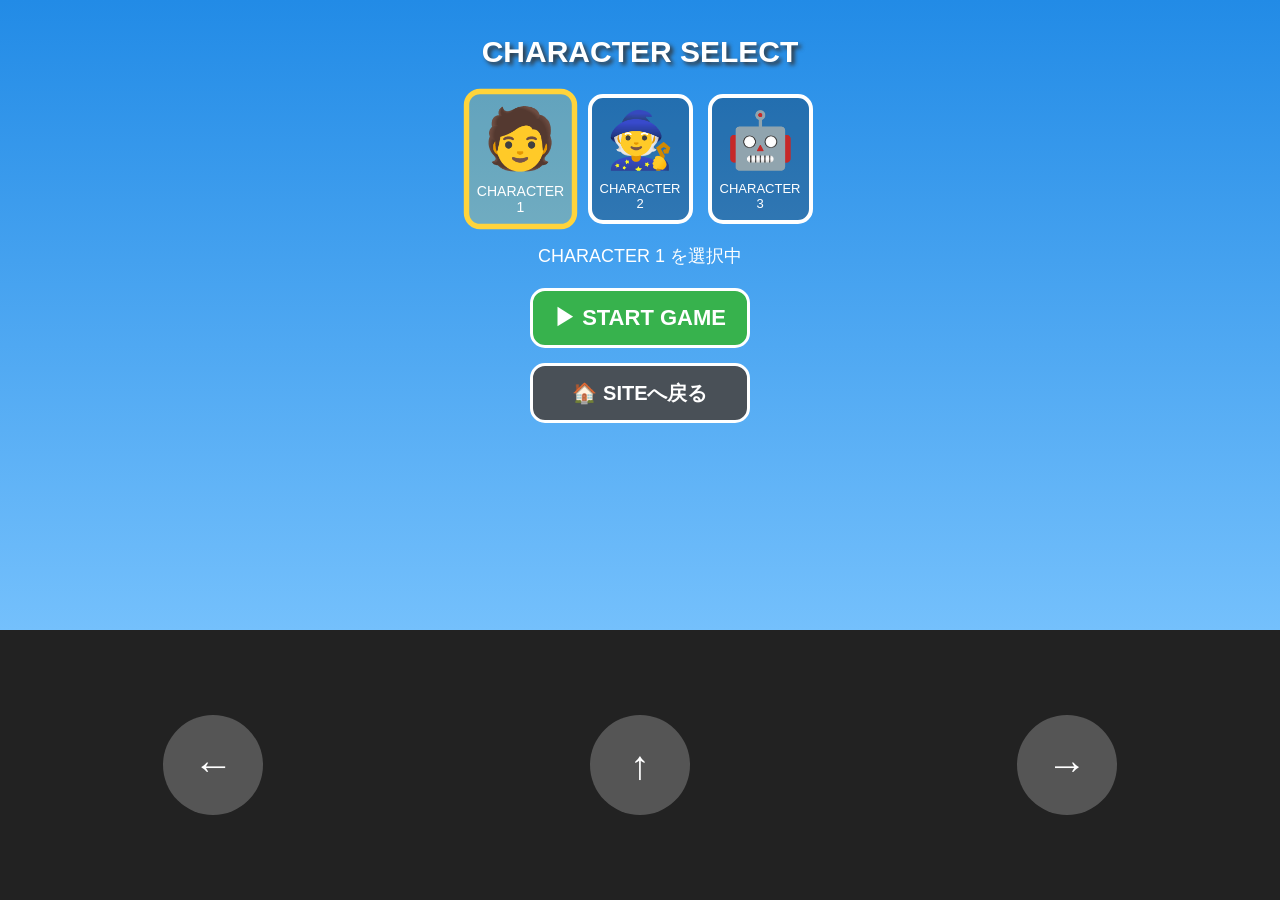
<file: game.html>
<!DOCTYPE html>
<html lang="ja">

<head>

<meta charset="UTF-8">

<meta
  name="viewport"
  content="width=device-width, initial-scale=1.0, user-scalable=no"
>

<title>2D Action Game</title>

<style>

/* =========================
   基本
========================= */

* {
  box-sizing: border-box;
  touch-action: none;
}

body {

  margin: 0;

  background: #111;

  overflow: hidden;

  font-family: sans-serif;

}


/* =========================
   ゲーム画面
========================= */

#game {

  display: block;

  width: 100vw;

  height: 70vh;

}


/* =========================
   情報
========================= */

#info {

  position: absolute;

  top: 10px;

  left: 10px;

  color: white;

  font-size: 18px;

  font-weight: bold;

  z-index: 10;

  text-shadow:
    2px 2px 3px #000;

}


/* =========================
   操作ボタン
========================= */

#controls {

  height: 30vh;

  background: #222;

  display: flex;

  justify-content: space-around;

  align-items: center;

}


#controls button {

  width: 100px;

  height: 100px;

  border: none;

  border-radius: 50%;

  background: #555;

  color: white;

  font-size: 40px;

}


#jump {

  background: #e03131;

}


/* =========================
   キャラクター選択画面
========================= */

#characterScreen {

  position: fixed;

  top: 0;

  left: 0;

  width: 100vw;

  height: 70vh;

  background:
    linear-gradient(
      #228be6,
      #74c0fc
    );

  z-index: 100;

  text-align: center;

  padding-top: 25px;

  color: white;

  overflow-y: auto;

}


#characterScreen h1 {

  font-size: 30px;

  margin: 10px 0 25px;

  text-shadow:
    3px 3px 4px #333;

}


.characters {

  display: flex;

  justify-content: center;

  gap: 15px;

  flex-wrap: wrap;

}


.character {

  width: 105px;

  height: 130px;

  border: 4px solid white;

  border-radius: 15px;

  background:
    rgba(0,0,0,0.25);

  color: white;

  font-size: 55px;

  cursor: pointer;

  transition: 0.15s;

}


.character span {

  display: block;

  font-size: 13px;

  margin-top: 8px;

}


.character.selected {

  border:
    5px solid #ffd43b;

  transform:
    scale(1.08);

  background:
    rgba(255,212,59,0.25);

}


#selectedCharacter {

  font-size: 18px;

  margin: 20px 0;

}


/* =========================
   スタートボタン
========================= */

#startButton {

  width: 220px;

  height: 60px;

  border-radius: 15px;

  background: #37b24d;

  color: white;

  font-size: 22px;

  font-weight: bold;

  border: 3px solid white;

  display: block;

  margin: 0 auto;

}


/* =========================
   SITEへ戻る
========================= */

#siteButton {

  width: 220px;

  height: 60px;

  border-radius: 15px;

  background: #495057;

  color: white;

  border: 3px solid white;

  font-size: 20px;

  font-weight: bold;

  margin-top: 15px;

}


/* =========================
   GAME OVER画面
========================= */

#gameOverScreen {

  display: none;

  position: fixed;

  top: 0;

  left: 0;

  width: 100vw;

  height: 70vh;

  background:
    rgba(0,0,0,0.85);

  z-index: 200;

  color: white;

  text-align: center;

  padding-top: 65px;

}


#gameOverScreen h1 {

  color: #ff6b6b;

  font-size: 48px;

  margin-bottom: 15px;

}


#gameOverScreen p {

  font-size: 21px;

}


#retryButton {

  width: 230px;

  height: 65px;

  border-radius: 15px;

  background: #e03131;

  color: white;

  border: 3px solid white;

  font-size: 22px;

  font-weight: bold;

  margin-top: 15px;

}


#gameOverTitleButton {

  width: 230px;

  height: 65px;

  border-radius: 15px;

  background: #228be6;

  color: white;

  border: 3px solid white;

  font-size: 22px;

  font-weight: bold;

  margin-top: 12px;

}


/* =========================
   CLEAR画面
========================= */

#clearScreen {

  display: none;

  position: fixed;

  top: 0;

  left: 0;

  width: 100vw;

  height: 70vh;

  background:
    rgba(0,0,0,0.85);

  z-index: 150;

  color: white;

  text-align: center;

  padding-top: 70px;

}


#clearScreen h1 {

  color: #ffd43b;

  font-size: 48px;

}


#clearScreen p {

  font-size: 22px;

}


#titleButton {

  width: 230px;

  height: 65px;

  border-radius: 15px;

  background: #228be6;

  color: white;

  border: 3px solid white;

  font-size: 22px;

  font-weight: bold;

  margin-top: 25px;

}


/* =========================
   スマホ
========================= */

@media (max-width: 600px) {

  #characterScreen h1 {

    font-size: 24px;

  }

  .character {

    width: 90px;

    height: 110px;

    font-size: 45px;

  }

  .character span {

    font-size: 11px;

  }

  #gameOverScreen h1 {

    font-size: 38px;

  }

  #clearScreen h1 {

    font-size: 38px;

  }

}

</style>

</head>


<body>


<!-- =========================
     キャラクター選択
========================= -->

<div id="characterScreen">

  <h1>
    CHARACTER SELECT
  </h1>


  <div class="characters">


    <button
      class="character selected"
      onclick="selectCharacter(1)"
    >

      🧑

      <span>
        CHARACTER 1
      </span>

    </button>


    <button
      class="character"
      onclick="selectCharacter(2)"
    >

      🧙

      <span>
        CHARACTER 2
      </span>

    </button>


    <button
      class="character"
      onclick="selectCharacter(3)"
    >

      🤖

      <span>
        CHARACTER 3
      </span>

    </button>


  </div>


  <p id="selectedCharacter">

    CHARACTER 1 を選択中

  </p>


  <button
    id="startButton"
    onclick="startGame()"
  >

    ▶ START GAME

  </button>


  <button
    id="siteButton"
    onclick="backToSite()"
  >

    🏠 SITEへ戻る

  </button>

</div>


<!-- =========================
     GAME OVER
========================= -->

<div id="gameOverScreen">

  <h1>
    GAME OVER
  </h1>


  <p>
    もう一度挑戦しますか？
  </p>


  <button
    id="retryButton"
    onclick="retryGame()"
  >

    🔄 RETRY

  </button>


  <br>


  <button
    id="gameOverTitleButton"
    onclick="backToTitle()"
  >

    🏠 TITLE

  </button>

</div>


<!-- =========================
     ALL CLEAR
========================= -->

<div id="clearScreen">

  <h1>
    🎉 ALL CLEAR!
  </h1>


  <p>
    STAGE 1 & 2 COMPLETE!
  </p>


  <button
    id="titleButton"
    onclick="backToTitle()"
  >

    🏠 TITLEへ戻る

  </button>

</div>


<!-- =========================
     情報
========================= -->

<div id="info"></div>


<!-- =========================
     ゲーム
========================= -->

<canvas id="game"></canvas>


<!-- =========================
     操作
========================= -->

<div id="controls">

  <button id="left">
    ←
  </button>


  <button id="jump">
    ↑
  </button>


  <button id="right">
    →
  </button>

</div>


<script>


// =========================
// 基本設定
// =========================

const canvas =
  document.getElementById("game");


const ctx =
  canvas.getContext("2d");


const gravity = 0.6;


// =========================
// ゲーム状態
// =========================

let stage = 1;

let hp = 3;

let coinCount = 0;

let gameOver = false;

let stageClear = false;

let finalClear = false;

let gameStarted = false;

let selectedCharacter = 1;


// =========================
// プレイヤー
// =========================

const player = {

  x: 150,

  y: 100,

  width: 40,

  height: 40,

  vx: 0,

  vy: 0,

  speed: 5,

  jumpPower: 12,

  grounded: false

};


// =========================
// カメラ
// =========================

let cameraX = 0;


// =========================
// ステージ
// =========================

const STAGE_WIDTH = 3000;

let platforms = [];


// =========================
// STAGE 1
// =========================

const stage1Platforms = [

  {
    x: 0,
    width: 500
  },

  {
    x: 650,
    width: 400
  },

  {
    x: 1150,
    width: 450
  },

  {
    x: 1750,
    width: 300
  },

  {
    x: 2200,
    width: 800
  }

];


// =========================
// STAGE 2
// =========================

const stage2Platforms = [

  {
    x: 0,
    width: 350
  },

  {
    x: 500,
    width: 300
  },

  {
    x: 950,
    width: 250
  },

  {
    x: 1400,
    width: 350
  },

  {
    x: 1950,
    width: 250
  },

  {
    x: 2400,
    width: 600
  }

];


// =========================
// 敵
// =========================

let enemies = [];


// 敵を作る
function createEnemy(
  x,
  platformIndex,
  speed
) {

  const platform =
    platforms[platformIndex];


  if (!platform) {

    return null;

  }


  const enemyWidth = 45;

  const enemyHeight = 45;


  return {

    x: x,

    y:
      platform.y -
      enemyHeight,

    width:
      enemyWidth,

    height:
      enemyHeight,

    vx:
      speed,

    minX:
      platform.x,

    maxX:
      platform.x +
      platform.width -
      enemyWidth,

    platformIndex:
      platformIndex

  };

}


// =========================
// コイン
// =========================

let coins = [];


// =========================
// コイン配置
// =========================

// 地面に置くコイン
const stage1GroundCoins = [

  { x: 250 },

  { x: 700 },

  { x: 850 },

  { x: 1250 },

  { x: 1450 },

  { x: 1850 },

  { x: 2300 },

  { x: 2700 }

];


// ジャンプして取るコイン
const stage1JumpCoins = [

  { x: 400 },

  { x: 800 },

  { x: 1350 },

  { x: 1500 },

  { x: 1850 },

  { x: 2450 },

  { x: 2800 }

];


// =========================
// STAGE 2
// =========================

// 地面コイン
const stage2GroundCoins = [

  { x: 150 },

  { x: 600 },

  { x: 1050 },

  { x: 1500 },

  { x: 1650 },

  { x: 2050 },

  { x: 2500 },

  { x: 2800 }

];


// ジャンプコイン
const stage2JumpCoins = [

  { x: 300 },

  { x: 600 },

  { x: 1100 },

  { x: 1550 },

  { x: 1750 },

  { x: 2050 },

  { x: 2600 },

  { x: 2900 }

];


// =========================
// ゴール
// =========================

const goal = {

  x:
    STAGE_WIDTH - 120,

  y: 0,

  width: 40,

  height: 90

};


// =========================
// 操作
// =========================

const keys = {

  left: false,

  right: false

};


// =========================
// 画面サイズ
// =========================

function resize() {

  canvas.width =
    window.innerWidth;


  canvas.height =
    window.innerHeight * 0.7;


  goal.y =
    canvas.height -
    50 -
    goal.height;

}


resize();


window.addEventListener(
  "resize",
  resize
);


// =========================
// 当たり判定
// =========================

function collision(a, b) {

  return (

    a.x <
      b.x + b.width &&

    a.x + a.width >
      b.x &&

    a.y <
      b.y + b.height &&

    a.y + a.height >
      b.y

  );

}


// =========================
// キャラクター選択
// =========================

function selectCharacter(
  number
) {

  selectedCharacter =
    number;


  const buttons =
    document.querySelectorAll(
      ".character"
    );


  buttons.forEach(
    button => {

      button.classList.remove(
        "selected"
      );

    }
  );


  buttons[
    number - 1
  ].classList.add(
    "selected"
  );


  document.getElementById(
    "selectedCharacter"
  ).textContent =

    "CHARACTER " +
    number +
    " を選択中";

}


// =========================
// ゲーム開始
// =========================

function startGame() {

  gameStarted = true;

  stage = 1;

  hp = 3;

  finalClear = false;

  gameOver = false;


  document.getElementById(
    "characterScreen"
  ).style.display =
    "none";


  document.getElementById(
    "gameOverScreen"
  ).style.display =
    "none";


  document.getElementById(
    "clearScreen"
  ).style.display =
    "none";


  loadStage();

}


// =========================
// RETRY
// =========================

function retryGame() {

  gameOver = false;

  stageClear = false;

  finalClear = false;

  hp = 3;


  document.getElementById(
    "gameOverScreen"
  ).style.display =
    "none";


  loadStage();

}


// =========================
// TITLEへ戻る
// =========================

function backToTitle() {

  gameStarted = false;

  stage = 1;

  hp = 3;

  coinCount = 0;

  gameOver = false;

  stageClear = false;

  finalClear = false;


  document.getElementById(
    "gameOverScreen"
  ).style.display =
    "none";


  document.getElementById(
    "clearScreen"
  ).style.display =
    "none";


  document.getElementById(
    "characterScreen"
  ).style.display =
    "block";


  document.getElementById(
    "info"
  ).textContent = "";

}


// =========================
// SITEへ戻る
// =========================

function backToSite() {

  window.location.href =
    "https://66h8vpmntv-blip.github.io/my-profile-site/index.html";

}


// =========================
// ステージ読み込み
// =========================

function loadStage() {

  player.x = 150;

  player.y = 100;

  player.vx = 0;

  player.vy = 0;

  cameraX = 0;

  coinCount = 0;

  gameOver = false;

  stageClear = false;


  const sourcePlatforms =
    stage === 1
    ? stage1Platforms
    : stage2Platforms;


  platforms =
    sourcePlatforms.map(
      p => ({

        x:
          p.x,

        y:
          canvas.height - 50,

        width:
          p.width,

        height:
          50

      })
    );


  // =========================
  // 敵
  // =========================

  if (stage === 1) {

    enemies = [

      createEnemy(
        700,
        1,
        2
      ),

      createEnemy(
        1250,
        2,
        -2
      ),

      createEnemy(
        1800,
        3,
        2.5
      )

    ].filter(Boolean);

  }

  else {

    enemies = [

      createEnemy(
        550,
        1,
        2.5
      ),

      createEnemy(
        1000,
        2,
        -2.5
      ),

      createEnemy(
        1450,
        3,
        3
      ),

      createEnemy(
        2000,
        4,
        -3
      )

    ].filter(Boolean);

  }


  // =========================
  // コイン
  // =========================

  // =========================
// コインを配置
// =========================

const groundCoins =
  stage === 1
  ? stage1GroundCoins
  : stage2GroundCoins;

const jumpCoins =
  stage === 1
  ? stage1JumpCoins
  : stage2JumpCoins;


// 地面コイン
coins = groundCoins.map(
  c => ({

    x: c.x,

    y: 25,

    size: 22,

    taken: false

  })
);


// ジャンプコイン
coins.push(
  ...jumpCoins.map(
    c => ({

      x: c.x,

      y: 150,

      size: 22,

      taken: false

    })
  )
);


  coins =
    coinData.map(
      c => ({

        x:
          c.x,

        y:
          c.y,

        size:
          22,

        taken:
          false

      })
    );

}


// =========================
// ジャンプ
// =========================

function jump() {

  if (

    gameStarted &&

    player.grounded &&

    !gameOver &&

    !stageClear &&

    !finalClear

  ) {

    player.vy =
      -player.jumpPower;

    player.grounded =
      false;

  }

}


// =========================
// ボタン
// =========================

function setupButton(
  id,
  key
) {

  const button =
    document.getElementById(id);


  button.addEventListener(
    "touchstart",
    e => {

      e.preventDefault();

      keys[key] = true;

    }
  );


  button.addEventListener(
    "touchend",
    e => {

      e.preventDefault();

      keys[key] = false;

    }
  );


  button.addEventListener(
    "mousedown",
    e => {

      e.preventDefault();

      keys[key] = true;

    }
  );


  button.addEventListener(
    "mouseup",
    e => {

      e.preventDefault();

      keys[key] = false;

    }
  );

}


setupButton(
  "left",
  "left"
);


setupButton(
  "right",
  "right"
);


document
  .getElementById("jump")
  .addEventListener(
    "touchstart",
    e => {

      e.preventDefault();

      jump();

    }
  );


document
  .getElementById("jump")
  .addEventListener(
    "mousedown",
    e => {

      e.preventDefault();

      jump();

    }
  );


// =========================
// キーボード
// =========================

window.addEventListener(
  "keydown",
  e => {

    if (
      e.key === "ArrowLeft"
    ) {

      keys.left = true;

    }


    if (
      e.key === "ArrowRight"
    ) {

      keys.right = true;

    }


    if (

      e.key === "ArrowUp" ||

      e.key === " "

    ) {

      jump();

    }

  }
);


window.addEventListener(
  "keyup",
  e => {

    if (
      e.key === "ArrowLeft"
    ) {

      keys.left = false;

    }


    if (
      e.key === "ArrowRight"
    ) {

      keys.right = false;

    }

  }
);


// =========================
// ステージクリア
// =========================

function clearStage() {

  stageClear = true;


  setTimeout(
    () => {

      if (
        stage === 1
      ) {

        stage = 2;

        loadStage();

      }

      else {

        finalClear = true;


        document.getElementById(
          "clearScreen"
        ).style.display =
          "block";

      }

    },
    1500
  );

}


// =========================
// 穴に落ちた
// =========================

function fallDown() {

  hp--;


  if (
    hp <= 0
  ) {

    showGameOver();

    return;

  }


  player.x = 150;

  player.y = 100;

  player.vx = 0;

  player.vy = 0;

  cameraX = 0;

}


// =========================
// 敵に当たった
// =========================

function damagePlayer() {

  hp--;


  if (
    hp <= 0
  ) {

    showGameOver();

    return;

  }


  player.x = 150;

  player.y = 100;

  player.vx = 0;

  player.vy = 0;

  cameraX = 0;

}


// =========================
// GAME OVER
// =========================

function showGameOver() {

  gameOver = true;


  document.getElementById(
    "gameOverScreen"
  ).style.display =
    "block";

}


// =========================
// 更新
// =========================

function update() {

  if (

    !gameStarted ||

    gameOver ||

    stageClear ||

    finalClear

  ) {

    return;

  }


  // =========================
  // プレイヤー移動
  // =========================

  if (keys.left) {

    player.vx =
      -player.speed;

  }

  else if (
    keys.right
  ) {

    player.vx =
      player.speed;

  }

  else {

    player.vx = 0;

  }


  player.x +=
    player.vx;


  const oldY =
    player.y;


  player.vy +=
    gravity;


  player.y +=
    player.vy;


  player.grounded =
    false;


  // =========================
  // 足場
  // =========================

  for (
    const platform of platforms
  ) {

    if (

      player.x +
        player.width >
        platform.x &&

      player.x <
        platform.x +
        platform.width &&

      oldY +
        player.height <=
        platform.y &&

      player.y +
        player.height >=
        platform.y &&

      player.vy >= 0

    ) {

      player.y =
        platform.y -
        player.height;

      player.vy = 0;

      player.grounded =
        true;

    }

  }


  // =========================
  // 穴
  // =========================

  if (
    player.y >
    canvas.height + 80
  ) {

    fallDown();

  }


  // =========================
  // 左右制限
  // =========================

  if (
    player.x < 0
  ) {

    player.x = 0;

  }


  if (
    player.x >
    STAGE_WIDTH -
    player.width
  ) {

    player.x =
      STAGE_WIDTH -
      player.width;

  }


  // =========================
  // カメラ
  // =========================

  const targetCamera =
    player.x -
    canvas.width * 0.4;


  cameraX +=
    (
      targetCamera -
      cameraX
    ) * 0.1;


  if (
    cameraX < 0
  ) {

    cameraX = 0;

  }


  if (
    cameraX >
    STAGE_WIDTH -
    canvas.width
  ) {

    cameraX =
      STAGE_WIDTH -
      canvas.width;

  }


  // =========================
  // 敵
  // =========================

  for (
    const enemy of enemies
  ) {

    enemy.x +=
      enemy.vx;


    // 足場の端で反転

    if (
      enemy.x <= enemy.minX
    ) {

      enemy.x =
        enemy.minX;

      enemy.vx =
        Math.abs(
          enemy.vx
        );

    }


    if (
      enemy.x >= enemy.maxX
    ) {

      enemy.x =
        enemy.maxX;

      enemy.vx =
        -Math.abs(
          enemy.vx
        );

    }


    // 地面に固定

    const platform =
      platforms[
        enemy.platformIndex
      ];


    if (platform) {

      enemy.y =
        platform.y -
        enemy.height;

    }


    // プレイヤーとの衝突

    if (
      collision(
        player,
        enemy
      )
    ) {

      damagePlayer();

    }

  }


  // =========================
  // コイン
  // =========================

  for (
    const coin of coins
  ) {

    if (
      !coin.taken
    ) {

      const coinBox = {

        x:
          coin.x,

        y:
          canvas.height -
          50 -
          coin.y,

        width:
          coin.size,

        height:
          coin.size

      };


      if (
        collision(
          player,
          coinBox
        )
      ) {

        coin.taken =
          true;

        coinCount++;

      }

    }

  }


  // =========================
  // ゴール
  // =========================

  const goalBox = {

    x:
      goal.x,

    y:
      goal.y,

    width:
      goal.width,

    height:
      goal.height

  };


  if (
    collision(
      player,
      goalBox
    )
  ) {

    clearStage();

  }

}


// =========================
// プレイヤー描画
// =========================

function drawPlayer() {

  if (
    selectedCharacter === 1
  ) {

    ctx.fillStyle =
      "#ff6b6b";

    ctx.fillRect(
      player.x,
      player.y,
      player.width,
      player.height
    );


    ctx.fillStyle =
      "#ffd8a8";

    ctx.fillRect(
      player.x + 7,
      player.y + 5,
      26,
      22
    );


    ctx.fillStyle =
      "#343a40";

    ctx.fillRect(
      player.x + 5,
      player.y + 3,
      30,
      8
    );

  }

  else if (
    selectedCharacter === 2
  ) {

    ctx.fillStyle =
      "#7950f2";

    ctx.fillRect(
      player.x,
      player.y + 10,
      player.width,
      30
    );


    ctx.fillStyle =
      "#ffd8a8";

    ctx.fillRect(
      player.x + 7,
      player.y,
      26,
      22
    );


    ctx.fillStyle =
      "#5f3dc4";

    ctx.beginPath();

    ctx.moveTo(
      player.x + 20,
      player.y - 12
    );

    ctx.lineTo(
      player.x + 3,
      player.y + 8
    );

    ctx.lineTo(
      player.x + 37,
      player.y + 8
    );

    ctx.closePath();

    ctx.fill();

  }

  else {

    ctx.fillStyle =
      "#868e96";

    ctx.fillRect(
      player.x,
      player.y,
      player.width,
      player.height
    );


    ctx.fillStyle =
      "#74c0fc";

    ctx.fillRect(
      player.x + 7,
      player.y + 10,
      8,
      8
    );

    ctx.fillRect(
      player.x + 25,
      player.y + 10,
      8,
      8
    );


    ctx.fillStyle =
      "#228be6";

    ctx.fillRect(
      player.x + 12,
      player.y + 27,
      16,
      7
    );

  }

}


// =========================
// 描画
// =========================

function draw() {

  ctx.clearRect(
    0,
    0,
    canvas.width,
    canvas.height
  );


  // 空

  ctx.fillStyle =
    stage === 1
    ? "#74c0fc"
    : "#b197fc";


  ctx.fillRect(
    0,
    0,
    canvas.width,
    canvas.height
  );


  ctx.save();


  ctx.translate(
    -cameraX,
    0
  );


  // =========================
  // 足場
  // =========================

  for (
    const platform of platforms
  ) {

    ctx.fillStyle =
      "#40c057";


    ctx.fillRect(
      platform.x,
      platform.y,
      platform.width,
      platform.height
    );


    ctx.fillStyle =
      "#8d5524";


    ctx.fillRect(
      platform.x,
      platform.y + 15,
      platform.width,
      platform.height - 15
    );

  }


  // =========================
  // コイン
  // =========================

  for (
    const coin of coins
  ) {

    if (
      !coin.taken
    ) {

      const coinY =
        canvas.height -
        50 -
        coin.y;


      ctx.beginPath();


      ctx.arc(

        coin.x +
          coin.size / 2,

        coinY +
          coin.size / 2,

        coin.size / 2,

        0,

        Math.PI * 2

      );


      ctx.fillStyle =
        "#ffd43b";

      ctx.fill();


      ctx.strokeStyle =
        "#f08c00";

      ctx.lineWidth = 3;

      ctx.stroke();

    }

  }


  // =========================
  // ゴール
  // =========================

  ctx.fillStyle =
    "#7950f2";


  ctx.fillRect(
    goal.x,
    goal.y,
    8,
    goal.height
  );


  ctx.fillStyle =
    "#ff6b6b";


  ctx.beginPath();


  ctx.moveTo(
    goal.x + 8,
    goal.y
  );


  ctx.lineTo(
    goal.x + 40,
    goal.y + 20
  );


  ctx.lineTo(
    goal.x + 8,
    goal.y + 40
  );


  ctx.closePath();


  ctx.fill();


  // =========================
  // 敵
  // =========================

  for (
    const enemy of enemies
  ) {

    ctx.fillStyle =
      stage === 1
      ? "#7048e8"
      : "#c92a2a";


    ctx.fillRect(
      enemy.x,
      enemy.y,
      enemy.width,
      enemy.height
    );


    ctx.fillStyle =
      "white";


    ctx.fillRect(
      enemy.x + 8,
      enemy.y + 10,
      8,
      8
    );


    ctx.fillRect(
      enemy.x + 29,
      enemy.y + 10,
      8,
      8
    );

  }


  // =========================
  // プレイヤー
  // =========================

  drawPlayer();


  ctx.restore();


  // =========================
  // 情報
  // =========================

  document.getElementById(
    "info"
  ).textContent =

    "STAGE " +
    stage +

    "　❤️ HP: " +
    hp +

    "　🪙 COIN: " +
    coinCount +
    "/" +
    coins.length;


  // =========================
  // ステージクリア
  // =========================

  if (
    stageClear
  ) {

    ctx.fillStyle =
      "rgba(0,0,0,0.65)";


    ctx.fillRect(
      0,
      0,
      canvas.width,
      canvas.height
    );


    ctx.fillStyle =
      "#ffd43b";


    ctx.textAlign =
      "center";


    ctx.font =
      "45px sans-serif";


    ctx.fillText(

      "STAGE " +
      stage +
      " CLEAR!",

      canvas.width / 2,

      canvas.height / 2

    );


    ctx.textAlign =
      "left";

  }

}


// =========================
// ゲームループ
// =========================

function gameLoop() {

  update();

  draw();

  requestAnimationFrame(
    gameLoop
  );

}


gameLoop();

</script>

</body>

</html>
</file>
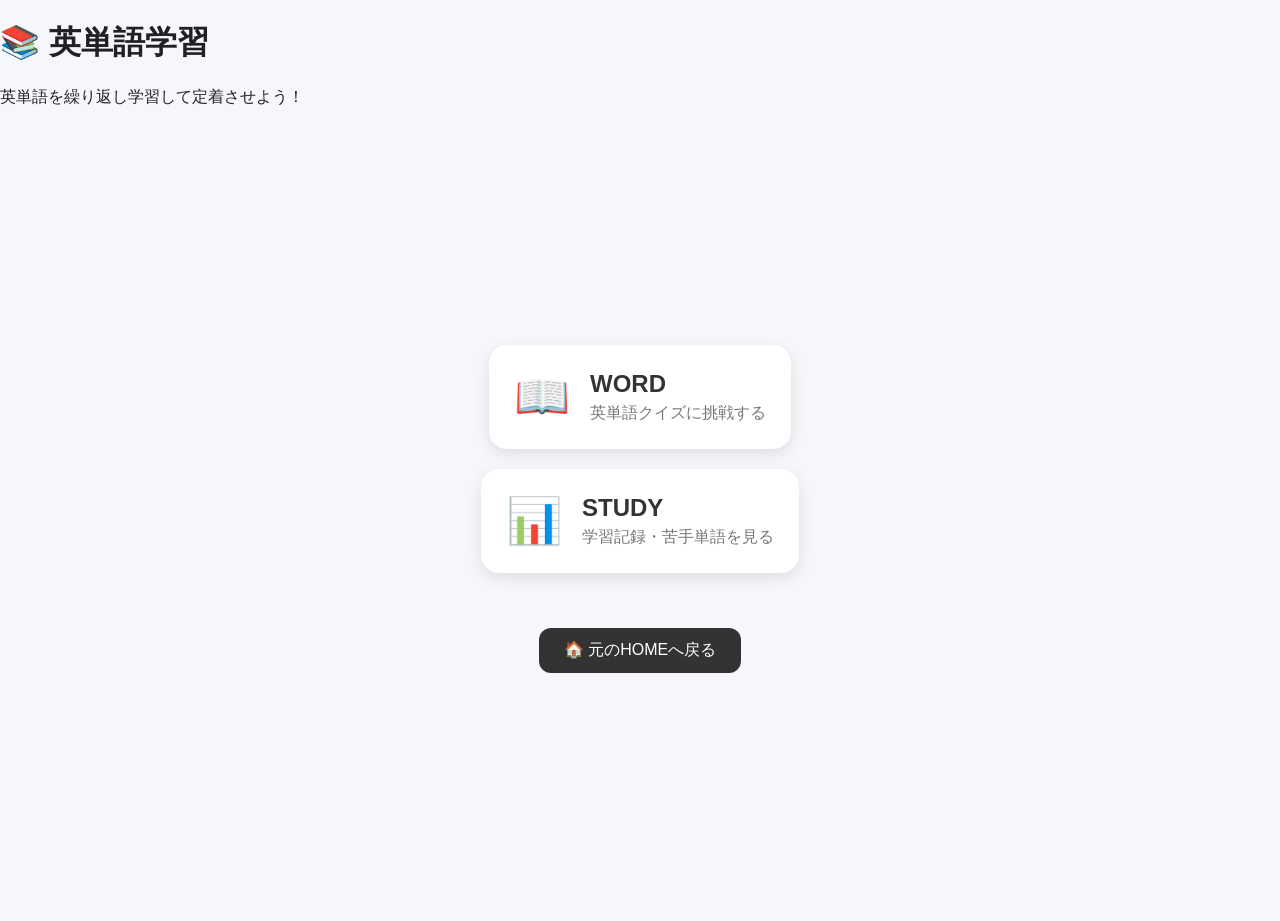
<file: study-home.html>
<!DOCTYPE html>
<html lang="ja">

<head>

  <meta charset="UTF-8">

  <meta
    name="viewport"
    content="width=device-width, initial-scale=1.0"
  >

  <title>英単語学習</title>

  <link rel="stylesheet" href="style.css">

</head>


<body>

  <header>

    <h1>📚 英単語学習</h1>

    <p>英単語を繰り返し学習して定着させよう！</p>

  </header>


  <main class="learning-home">


    <!-- WORD -->

    <a
      href="word.html"
      class="learning-menu"
    >

      <div class="learning-icon">
        📖
      </div>

      <div>

        <h2>WORD</h2>

        <p>
          英単語クイズに挑戦する
        </p>

      </div>

    </a>


    <!-- STUDY -->

    <a
      href="study.html"
      class="learning-menu"
    >

      <div class="learning-icon">
        📊
      </div>

      <div>

        <h2>STUDY</h2>

        <p>
          学習記録・苦手単語を見る
        </p>

      </div>

    </a>


    <!-- 元のHOME -->

    <a
      href="index.html"
      class="learning-home-button"
    >

      🏠 元のHOMEへ戻る

    </a>


  </main>


</body>

</html>
</file>
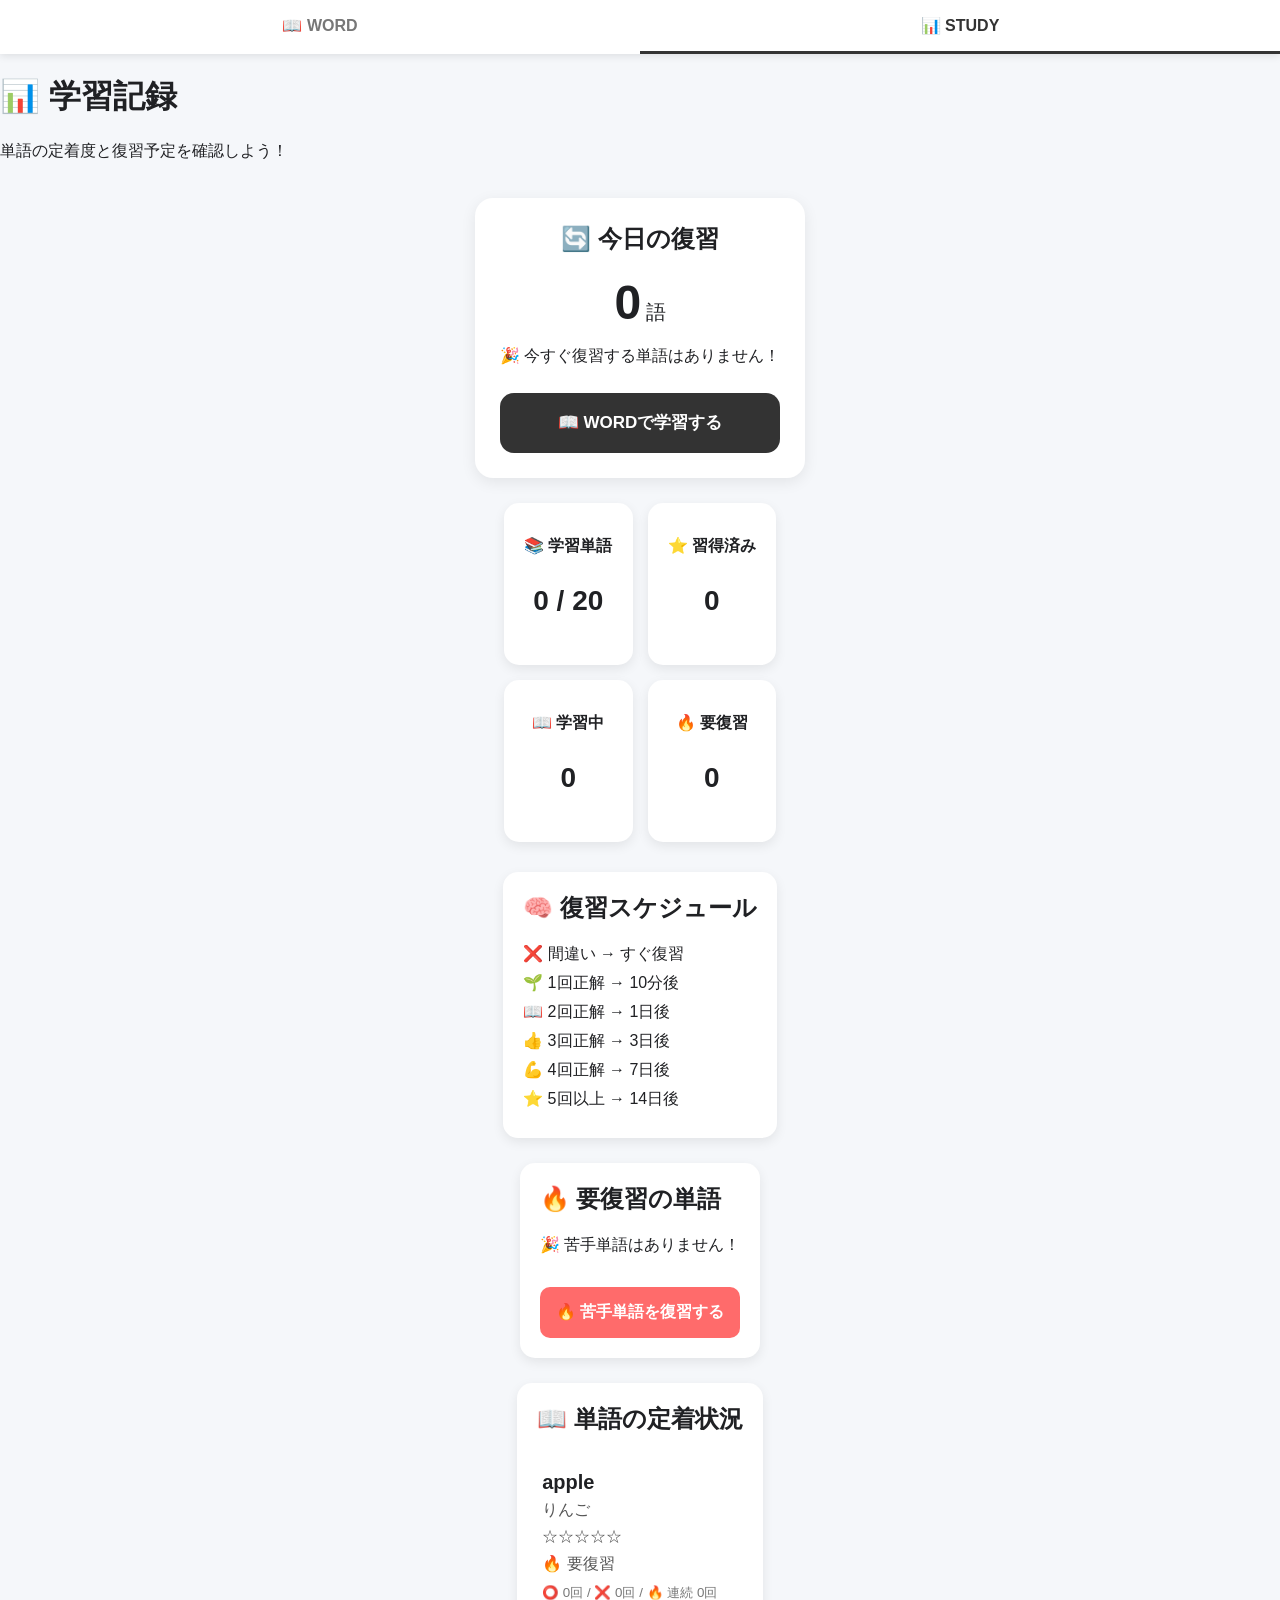
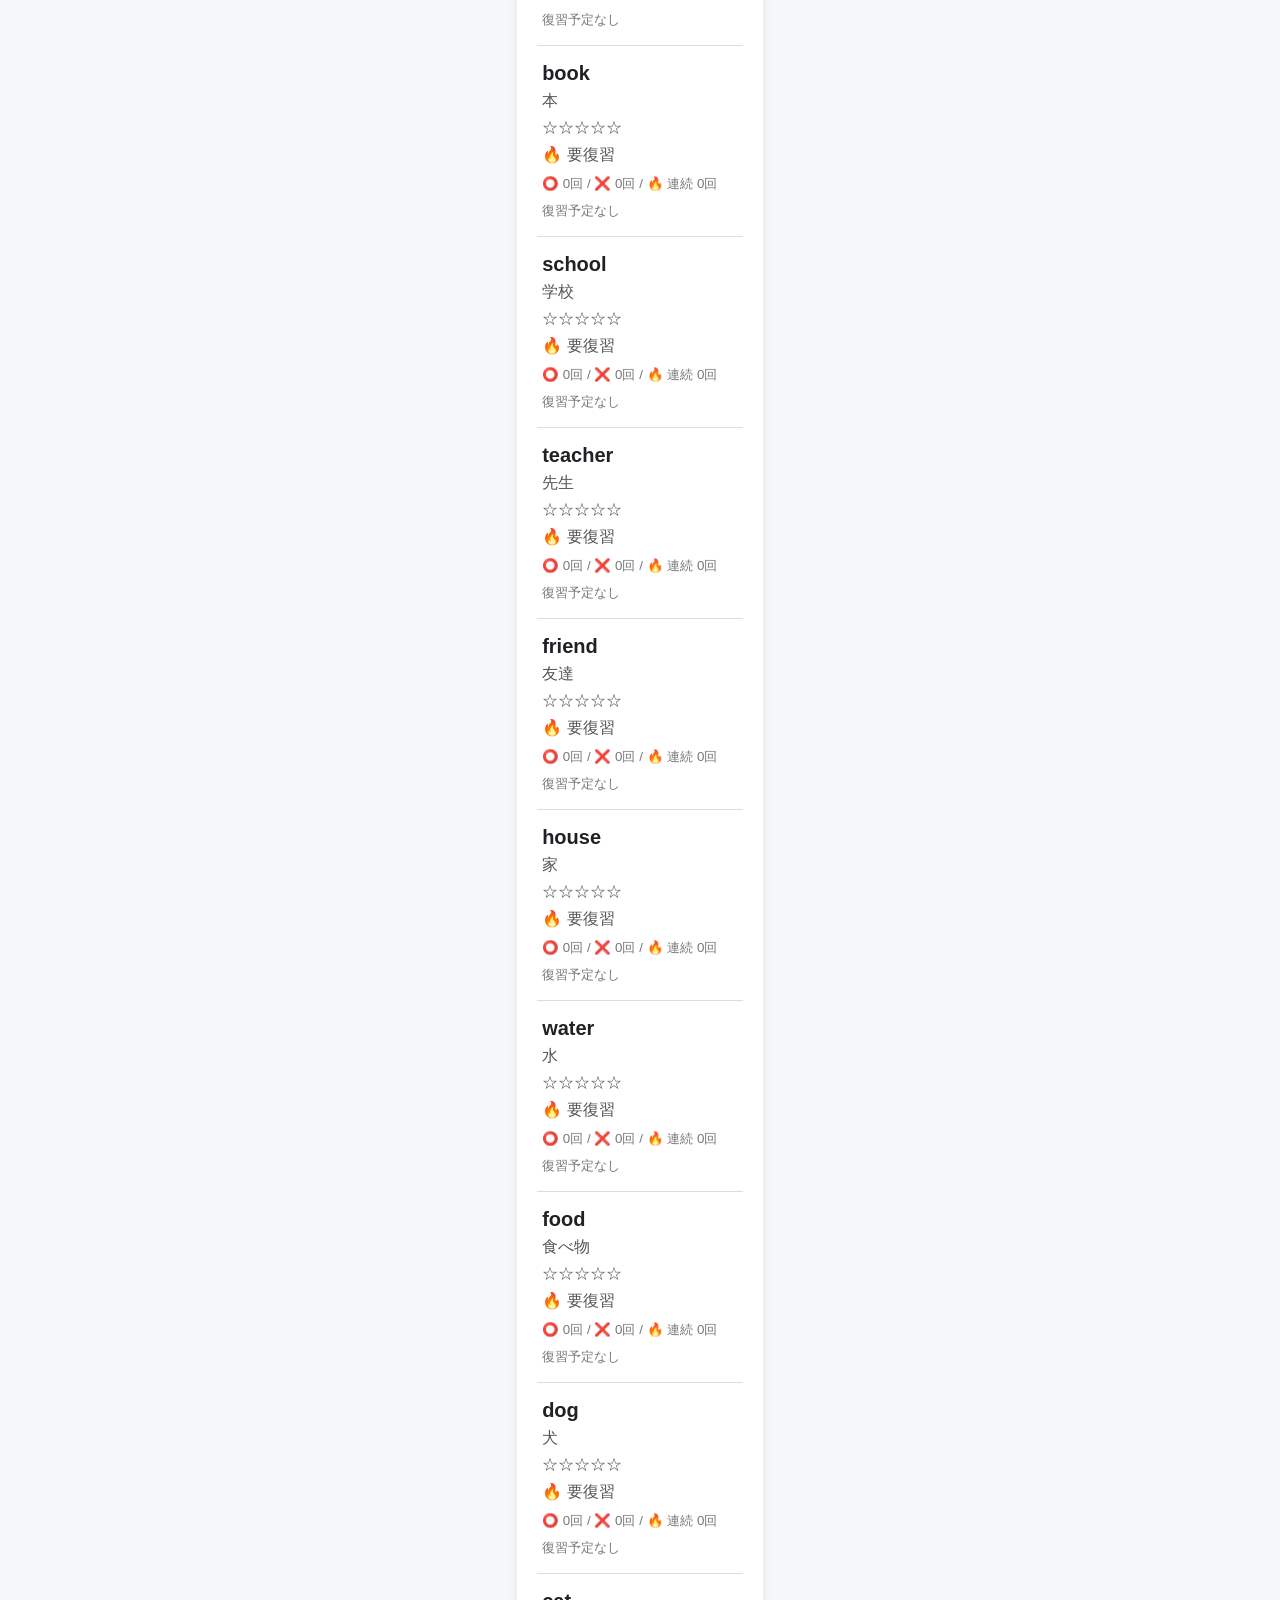
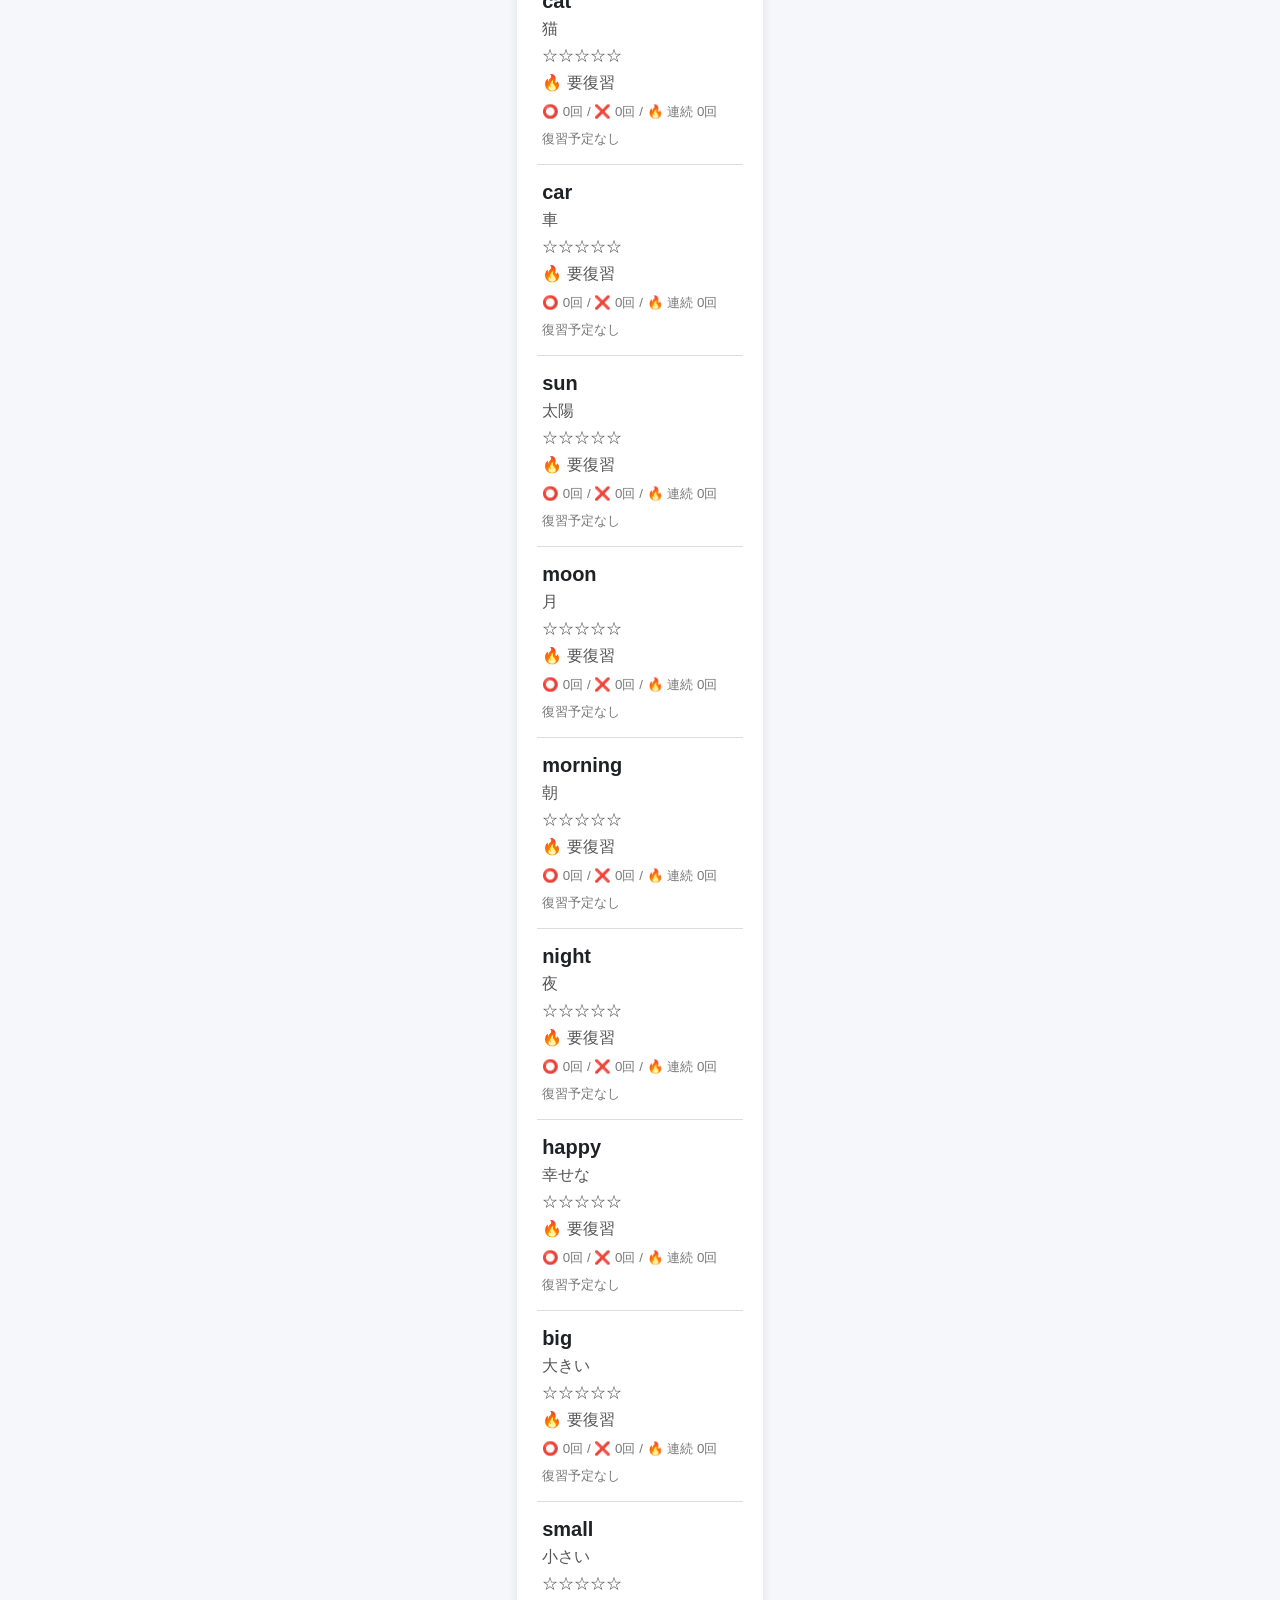
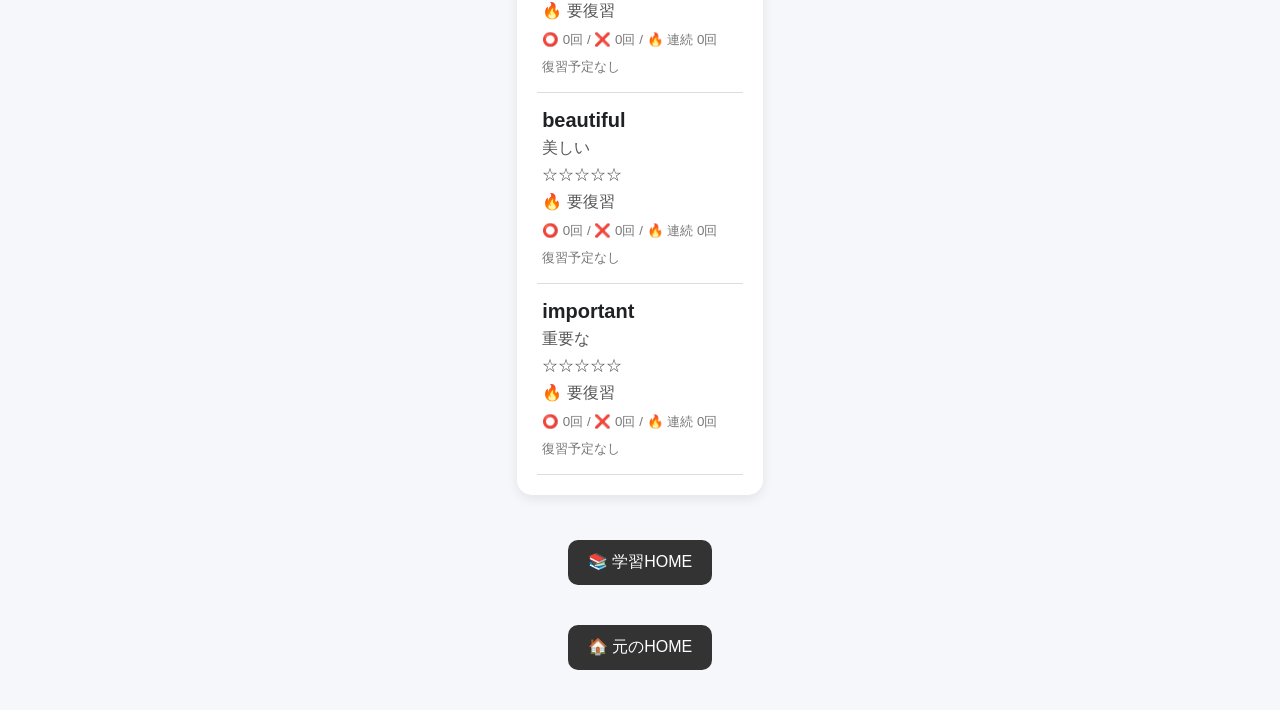
<file: study.html>
<!DOCTYPE html>
<html lang="ja">

<head>

  <meta charset="UTF-8">

  <meta
    name="viewport"
    content="width=device-width, initial-scale=1.0"
  >

  <title>学習記録</title>

  <link
    rel="stylesheet"
    href="style.css"
  >

</head>


<body>


  <!-- WORD / STUDY タブ -->

  <nav class="study-tabs">

    <a
      href="word.html"
      class="study-tab"
    >
      📖 WORD
    </a>

    <a
      href="study.html"
      class="study-tab active"
    >
      📊 STUDY
    </a>

  </nav>


  <header>

    <h1>📊 学習記録</h1>

    <p>
      単語の定着度と復習予定を確認しよう！
    </p>

  </header>


  <main class="study-container">


    <!-- ==============================
         今日の復習
         ============================== -->

    <section class="today-review">

      <h2>🔄 今日の復習</h2>

      <div class="review-count">

        <strong id="reviewCount">
          0
        </strong>

        <span>
          語
        </span>

      </div>

      <p id="reviewMessage">
        復習する単語を確認しています……
      </p>


      <button
        id="reviewButton"
        onclick="startReview()"
      >
        🔄 今日の復習を始める
      </button>

    </section>


    <!-- ==============================
         全体
         ============================== -->

    <section class="study-summary">


      <div class="study-card">

        <h2>📚 学習単語</h2>

        <p>

          <span id="learnedWords">
            0
          </span>

          /

          <span id="totalWords">
            0
          </span>

        </p>

      </div>


      <div class="study-card">

        <h2>⭐ 習得済み</h2>

        <p id="masteredWords">
          0
        </p>

      </div>


      <div class="study-card">

        <h2>📖 学習中</h2>

        <p id="learningWords">
          0
        </p>

      </div>


      <div class="study-card">

        <h2>🔥 要復習</h2>

        <p id="weakWords">
          0
        </p>

      </div>


    </section>


    <!-- ==============================
         復習ルール
         ============================== -->

    <section class="mastery-guide">

      <h2>🧠 復習スケジュール</h2>

      <p>❌ 間違い → すぐ復習</p>

      <p>🌱 1回正解 → 10分後</p>

      <p>📖 2回正解 → 1日後</p>

      <p>👍 3回正解 → 3日後</p>

      <p>💪 4回正解 → 7日後</p>

      <p>⭐ 5回以上 → 14日後</p>

    </section>


    <!-- ==============================
         苦手単語
         ============================== -->

    <section class="weak-section">

      <h2>
        🔥 要復習の単語
      </h2>

      <div id="weakList"></div>


      <button
        id="weakQuizButton"
        onclick="startWeakQuiz()"
      >
        🔥 苦手単語を復習する
      </button>

    </section>


    <!-- ==============================
         全単語
         ============================== -->

    <section class="all-section">

      <h2>
        📖 単語の定着状況
      </h2>

      <div id="wordList"></div>

    </section>


    <a
      href="study-home.html"
      class="home-button"
    >
      📚 学習HOME
    </a>


    <a
      href="index.html"
      class="home-button"
    >
      🏠 元のHOME
    </a>


  </main>


  <!-- 学習データ -->

  <script src="script.js"></script>


  <script>

    // ==============================
    // 単語データ
    // ==============================

    const studyWords = [
      { word: "apple", meaning: "りんご" },
      { word: "book", meaning: "本" },
      { word: "school", meaning: "学校" },
      { word: "teacher", meaning: "先生" },
      { word: "friend", meaning: "友達" },
      { word: "house", meaning: "家" },
      { word: "water", meaning: "水" },
      { word: "food", meaning: "食べ物" },
      { word: "dog", meaning: "犬" },
      { word: "cat", meaning: "猫" },
      { word: "car", meaning: "車" },
      { word: "sun", meaning: "太陽" },
      { word: "moon", meaning: "月" },
      { word: "morning", meaning: "朝" },
      { word: "night", meaning: "夜" },
      { word: "happy", meaning: "幸せな" },
      { word: "big", meaning: "大きい" },
      { word: "small", meaning: "小さい" },
      { word: "beautiful", meaning: "美しい" },
      { word: "important", meaning: "重要な" }
    ];


    // ==============================
    // 保存データ
    // ==============================

    const savedData =
      JSON.parse(
        localStorage.getItem(
          "wordStudyData"
        )
      ) || {};


    // ==============================
    // 定着度
    // ==============================

    function masteryStars(streak) {

      const level =
        Math.min(streak, 5);

      return (
        "★".repeat(level) +
        "☆".repeat(5 - level)
      );

    }


    function masteryText(streak) {

      if (streak >= 5) {
        return "⭐ 習得";
      }

      if (streak === 4) {
        return "💪 かなり定着";
      }

      if (streak === 3) {
        return "👍 だいぶ定着";
      }

      if (streak === 2) {
        return "📖 学習中";
      }

      if (streak === 1) {
        return "🌱 覚え始め";
      }

      return "🔥 要復習";

    }


    // ==============================
    // 復習期限
    // ==============================

    function isDue(data) {

      if (!data.nextReview) {
        return false;
      }

      return (
        new Date(data.nextReview)
          .getTime()
        <= Date.now()
      );

    }


    function reviewText(data) {

      if (!data.nextReview) {
        return "復習予定なし";
      }


      const time =
        new Date(data.nextReview)
          .getTime();


      if (time <= Date.now()) {
        return "🔥 今すぐ復習";
      }


      const diff =
        time - Date.now();


      const minutes =
        Math.ceil(
          diff / 60000
        );


      if (minutes < 60) {
        return `⏰ ${minutes}分後`;
      }


      const hours =
        Math.ceil(
          minutes / 60
        );


      if (hours < 24) {
        return `⏰ ${hours}時間後`;
      }


      const days =
        Math.ceil(
          hours / 24
        );


      return `📅 ${days}日後`;

    }


    // ==============================
    // 今日の復習
    // ==============================

    const dueWords =
      studyWords.filter(item => {

        const data =
          savedData[item.word];

        return (
          data &&
          isDue(data)
        );

      });


    document.getElementById(
      "reviewCount"
    ).textContent =
      dueWords.length;


    if (
      dueWords.length === 0
    ) {

      document.getElementById(
        "reviewMessage"
      ).textContent =
        "🎉 今すぐ復習する単語はありません！";


      document.getElementById(
        "reviewButton"
      ).textContent =
        "📖 WORDで学習する";

    }

    else {

      document.getElementById(
        "reviewMessage"
      ).textContent =
        "復習期限が来ている単語があります！";

    }


    // ==============================
    // 集計
    // ==============================

    let learned = 0;
    let mastered = 0;
    let learning = 0;
    let weak = 0;


    studyWords.forEach(item => {

      const data =
        savedData[item.word] || {
          correct: 0,
          wrong: 0,
          streak: 0,
          nextReview: null
        };


      if (
        data.correct > 0 ||
        data.wrong > 0
      ) {

        learned++;

      }


      if (
        data.streak >= 5
      ) {

        mastered++;

      }

      else if (
        data.wrong >= 2 &&
        data.wrong > data.correct
      ) {

        weak++;

      }

      else if (
        data.correct > 0 ||
        data.wrong > 0
      ) {

        learning++;

      }

    });


    document.getElementById(
      "learnedWords"
    ).textContent =
      learned;


    document.getElementById(
      "totalWords"
    ).textContent =
      studyWords.length;


    document.getElementById(
      "masteredWords"
    ).textContent =
      mastered;


    document.getElementById(
      "learningWords"
    ).textContent =
      learning;


    document.getElementById(
      "weakWords"
    ).textContent =
      weak;


    // ==============================
    // 苦手単語
    // ==============================

    const weakList =
      document.getElementById(
        "weakList"
      );


    const weakWords =
      studyWords.filter(item => {

        const data =
          savedData[item.word];

        return (
          data &&
          data.wrong >= 2 &&
          data.wrong > data.correct
        );

      });


    if (
      weakWords.length === 0
    ) {

      weakList.innerHTML =
        "<p>🎉 苦手単語はありません！</p>";

    }

    else {

      weakWords.forEach(item => {

        const data =
          savedData[item.word];


        const div =
          document.createElement(
            "div"
          );


        div.className =
          "weak-word";


        div.innerHTML = `

          <strong>
            ${item.word}
          </strong>

          <span>
            ${item.meaning}
          </span>

          <span>
            ${masteryStars(data.streak)}
          </span>

          <span>
            ${masteryText(data.streak)}
          </span>

          <small>
            ⭕ ${data.correct}回
            /
            ❌ ${data.wrong}回
            /
            🔥 連続 ${data.streak}回
          </small>

          <small>
            ${reviewText(data)}
          </small>

        `;


        weakList.appendChild(div);

      });

    }


    // ==============================
    // 全単語
    // ==============================

    const wordList =
      document.getElementById(
        "wordList"
      );


    studyWords.forEach(item => {

      const data =
        savedData[item.word] || {
          correct: 0,
          wrong: 0,
          streak: 0,
          nextReview: null
        };


      const div =
        document.createElement(
          "div"
        );


      div.className =
        "word-record";


      div.innerHTML = `

        <strong>
          ${item.word}
        </strong>

        <span>
          ${item.meaning}
        </span>

        <span>
          ${masteryStars(data.streak)}
        </span>

        <span>
          ${masteryText(data.streak)}
        </span>

        <small>
          ⭕ ${data.correct}回
          /
          ❌ ${data.wrong}回
          /
          🔥 連続 ${data.streak}回
        </small>

        <small>
          ${reviewText(data)}
        </small>

      `;


      wordList.appendChild(div);

    });


    // ==============================
    // 今日の復習開始
    // ==============================

    function startReview() {

      if (
        dueWords.length > 0
      ) {

        window.location.href =
          "word.html?mode=review";

      }

      else {

        window.location.href =
          "word.html";

      }

    }


    // ==============================
    // 苦手単語復習
    // ==============================

    function startWeakQuiz() {

      if (
        weakWords.length === 0
      ) {

        alert(
          "現在、苦手単語はありません！"
        );

        return;

      }


      window.location.href =
        "word.html?mode=weak";

    }

  </script>


</body>

</html>
</file>
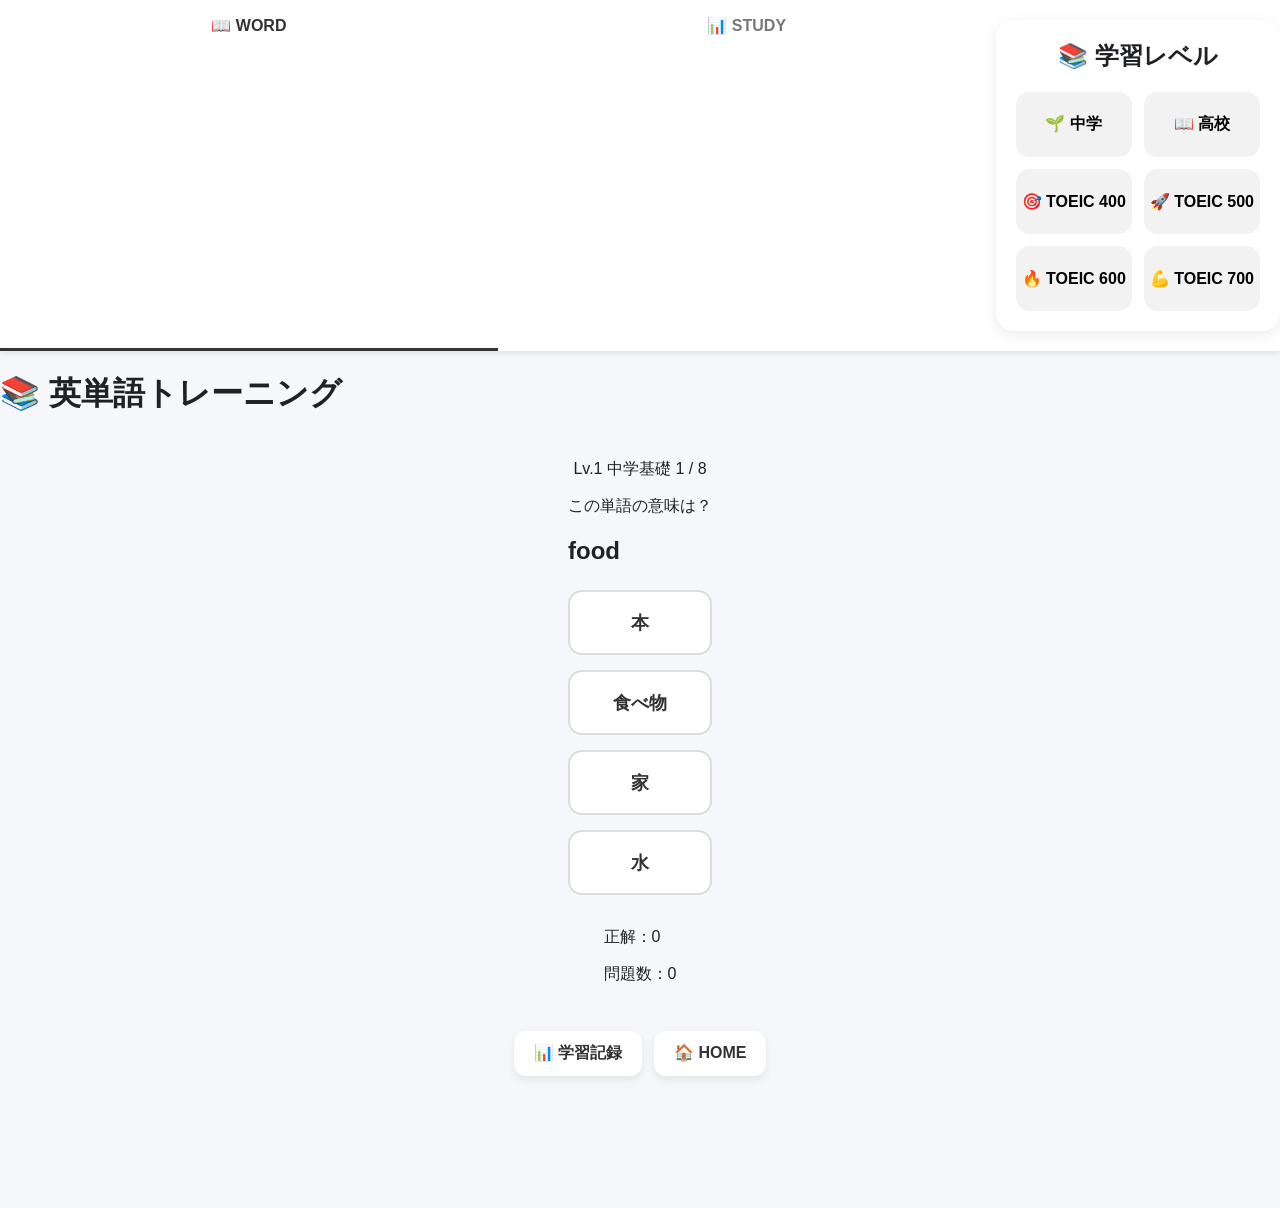
<file: word.html>
<!DOCTYPE html>
<html lang="ja">
<head>
  <meta charset="UTF-8">
  <meta name="viewport" content="width=device-width, initial-scale=1.0">

  <title>英単語トレーニング</title>

  <link rel="stylesheet" href="style.css">
</head>

<body>

  <nav class="study-tabs">

  <a href="word.html" class="study-tab active">
    📖 WORD
  </a>

  <a href="study.html" class="study-tab">
    📊 STUDY
  </a>

    <!-- ==============================
     レベル選択
     ============================== -->

<section class="level-section">

  <h2>📚 学習レベル</h2>

  <div class="level-buttons">

    <button
      onclick="selectLevel('junior')"
    >
      🌱 中学
    </button>

    <button
      onclick="selectLevel('high')"
    >
      📖 高校
    </button>

    <button
      onclick="selectLevel('toeic400')"
    >
      🎯 TOEIC 400
    </button>

    <button
      onclick="selectLevel('toeic500')"
    >
      🚀 TOEIC 500
    </button>

    <button
      onclick="selectLevel('toeic600')"
    >
      🔥 TOEIC 600
    </button>

    <button
      onclick="selectLevel('toeic700')"
    >
      💪 TOEIC 700
    </button>

  </div>

</section>
</nav>
  <header>
    <h1>📚 英単語トレーニング</h1>
  </header>

  <main class="word-container">

    <div class="word-info">
      <span id="level">Lv.1 中学基礎</span>
      <span id="progress">1 / 10</span>
    </div>

    <div class="word-card">

      <p class="question-label">この単語の意味は？</p>

      <h2 id="word">apple</h2>

      <div id="choices">

        <button onclick="answer(0)">りんご</button>

        <button onclick="answer(1)">学校</button>

        <button onclick="answer(2)">先生</button>

        <button onclick="answer(3)">本</button>

      </div>

      <p id="result"></p>

      <button id="nextButton" onclick="nextQuestion()" style="display:none;">
        次の問題 →
      </button>

    </div>

    <div class="score">
      <p>正解：<span id="correct">0</span></p>
      <p>問題数：<span id="total">0</span></p>
    </div>

    <div class="word-navigation">

  <a href="study.html" class="page-button">
    📊 学習記録
  </a>

  <a href="index.html" class="page-button">
    🏠 HOME
  </a>

</div>
    
  </main>

  <script src="script.js"></script>

  <script>

  let selectedLevel =
    localStorage.getItem(
      "selectedWordLevel"
    ) || "junior";


  function selectLevel(level) {

    selectedLevel = level;

    localStorage.setItem(
      "selectedWordLevel",
      level
    );

    alert(
      "レベルを変更しました！"
    );

    location.reload();

  }

</script>
</body>
</html>
</file>
<file: style.css>
/* =========================
   全体
========================= */

* {
    box-sizing: border-box;
}

body {
    margin: 0;
    min-height: 100vh;

    font-family:
        Arial,
        "Helvetica Neue",
        sans-serif;

    background: #f5f7fa;
    color: #202124;
}


/* =========================
   ナビゲーション
========================= */

.navbar {
    width: 100%;

    display: flex;
    justify-content: center;
    align-items: center;

    gap: 30px;

    padding: 18px 15px;

    background: white;

    border-bottom: 1px solid #dadce0;

    box-shadow:
        0 1px 4px rgba(0, 0, 0, 0.08);

    position: relative;
    z-index: 10;
}

.navbar a {
    color: #202124;

    text-decoration: none;

    font-size: 15px;

    font-weight: 500;
}

.navbar a:hover {
    color: #4285f4;

    text-decoration: underline;
}


/* =========================
   HOME
========================= */

body:has(.logo) {
    background: white;
}


/* =========================
   HOMEメイン
========================= */

main {
    min-height: calc(100vh - 130px);

    display: flex;

    flex-direction: column;

    align-items: center;

    justify-content: center;

    padding-bottom: 80px;
}


/* =========================
   Google風ロゴ
========================= */

.logo {
    font-size: 64px;

    font-weight: 600;

    letter-spacing: -4px;

    margin-bottom: 30px;

    font-family:
        Arial,
        sans-serif;
}

.logo .blue {
    color: #4285F4;
}

.logo .red {
    color: #EA4335;
}

.logo .yellow {
    color: #FBBC05;
}

.logo .green {
    color: #34A853;
}


/* =========================
   検索エリア
========================= */

.search-area {
    width: min(90vw, 580px);
}


/* =========================
   検索ボックス
========================= */

.search-box {
    width: 100%;

    height: 48px;

    border: 1px solid #dfe1e5;

    border-radius: 24px;

    display: flex;

    align-items: center;

    padding: 0 18px;

    background: white;

    box-shadow:
        0 1px 6px rgba(
            32,
            33,
            36,
            0.15
        );
}

.search-box:hover {
    box-shadow:
        0 1px 8px rgba(
            32,
            33,
            36,
            0.25
        );
}


/* =========================
   検索アイコン
========================= */

.search-icon {
    font-size: 18px;

    color: #777;

    margin-right: 10px;
}


/* =========================
   検索入力
========================= */

#searchInput {
    flex: 1;

    border: none;

    outline: none;

    font-size: 16px;

    color: #202124;

    background: transparent;
}

#searchInput::placeholder {
    color: #777;
}


/* =========================
   HOMEボタン
========================= */

.buttons {
    display: flex;

    justify-content: center;

    gap: 12px;

    margin-top: 28px;
}

.buttons a,
.buttons button {
    border:
        1px solid #f8f9fa;

    background: #f8f9fa;

    color: #202124;

    padding:
        10px 18px;

    border-radius: 4px;

    font-size: 14px;

    text-decoration: none;

    cursor: pointer;
}

.buttons a:hover,
.buttons button:hover {
    border:
        1px solid #dadce0;

    box-shadow:
        0 1px 1px rgba(
            0,
            0,
            0,
            0.1
        );
}


/* =========================
   PROFILE / FAVORITEカード
========================= */

.card {
    width: min(
        90%,
        900px
    );

    margin: 40px auto;

    padding: 35px;

    background: white;

    border-radius: 20px;

    box-shadow:
        0 4px 20px rgba(
            0,
            0,
            0,
            0.10
        );

    text-align: center;
}


/* =========================
   タイトル
========================= */

.card h1 {
    margin-top: 20px;

    margin-bottom: 30px;

    font-size: 32px;

    color: #202124;
}

.card h2 {
    margin-top: 25px;

    margin-bottom: 8px;

    font-size: 21px;

    color: #4285f4;
}

.card p {
    font-size: 16px;

    line-height: 1.7;

    margin-top: 5px;
}


/* =========================
   プロフィール画像
========================= */

.profile {
    width: 150px;

    height: 150px;

    object-fit: cover;

    border-radius: 50%;

    border:
        4px solid #4285f4;

    box-shadow:
        0 3px 12px rgba(
            0,
            0,
            0,
            0.15
        );
}


/* =========================
   FAVORITE
========================= */

.favorite-grid {
    display: grid;

    grid-template-columns:
        repeat(
            2,
            minmax(0, 1fr)
        );

    gap: 25px;

    margin-top: 25px;
}


.favorite-item {
    background: #f8f9fa;

    border-radius: 15px;

    padding: 20px;

    transition:
        transform 0.2s,
        box-shadow 0.2s;
}


.favorite-item:hover {
    transform:
        translateY(-5px);

    box-shadow:
        0 5px 15px rgba(
            0,
            0,
            0,
            0.12
        );
}


/* =========================
   FAVORITE画像
========================= */

.favorite-image {
    width: 100%;

    height: 220px;

    object-fit: cover;

    border-radius: 12px;
}


/* =========================
   共通ボタン
========================= */

.button {
    display: inline-block;

    margin-top: 30px;

    padding:
        12px 25px;

    background: #4285f4;

    color: white;

    text-decoration: none;

    border-radius: 10px;

    font-weight: bold;

    transition:
        0.2s;
}

.button:hover {
    background: #3367d6;

    transform:
        translateY(-2px);
}


/* =========================
   フッター
========================= */

footer {
    height: 60px;

    background: #f2f2f2;

    display: flex;

    align-items: center;

    justify-content: center;

    gap: 25px;

    border-top:
        1px solid #dadce0;
}

footer a {
    color: #5f6368;

    text-decoration: none;

    font-size: 14px;
}

footer a:hover {
    text-decoration: underline;
}


/* =========================
   スマホ・iPad
========================= */

@media (max-width: 600px) {

    .navbar {
        gap: 14px;

        padding:
            15px 8px;
    }

    .navbar a {
        font-size: 12px;
    }


    .logo {
        font-size: 48px;

        letter-spacing: -3px;
    }


    .search-area {
        width: 90vw;
    }


    .search-box {
        height: 46px;
    }


    .buttons {
        flex-wrap: wrap;
    }


    .card {
        width: 92%;

        margin: 25px auto;

        padding: 22px 15px;
    }


    .card h1 {
        font-size: 27px;
    }


    .profile {
        width: 120px;

        height: 120px;
    }


    .favorite-grid {
        grid-template-columns: 1fr;

        gap: 20px;
    }


    .favorite-image {
        height: 200px;
    }


    footer {
        gap: 15px;

        flex-wrap: wrap;
    }

}


/* =========================
   三本線メニュー
========================= */

.menu-container {

    position: fixed;

    top: 25px;

    left: 25px;

    z-index: 1000;

}


/* =========================
   三本線ボタン
========================= */

.menu-button {

    width: 58px;

    height: 58px;

    border: none;

    background: transparent;

    display: flex;

    flex-direction: column;

    justify-content: center;

    align-items: center;

    gap: 6px;

    cursor: pointer;

    padding: 10px;

}


.menu-button span {

    display: block;

    width: 32px;

    height: 4px;

    background: #202124;

    border-radius: 2px;

    transition:
        0.25s;

}


/* =========================
   三本線 → ×
========================= */

.menu-button.open span:nth-child(1) {

    transform:
        translateY(10px)
        rotate(45deg);

}

.menu-button.open span:nth-child(2) {

    opacity: 0;

}

.menu-button.open span:nth-child(3) {

    transform:
        translateY(-10px)
        rotate(-45deg);

}


/* =========================
   メニュー本体
========================= */

.side-menu {

    position: absolute;

    top: 65px;

    left: 0;

    width: 200px;

    background: white;

    border-radius: 12px;

    box-shadow:
        0 4px 20px
        rgba(
            0,
            0,
            0,
            0.18
        );

    padding: 10px;

    display: flex;

    flex-direction: column;

    opacity: 0;

    visibility: hidden;

    transform:
        translateY(-10px);

    transition:
        opacity 0.2s,
        transform 0.2s,
        visibility 0.2s;

}


/* =========================
   メニューを開いた状態
========================= */

.side-menu.open {

    opacity: 1;

    visibility: visible;

    transform:
        translateY(0);

}


/* =========================
   メニューのリンク
========================= */

.side-menu a {

    display: block;

    padding:
        14px 16px;

    color: #202124;

    text-decoration: none;

    font-size: 15px;

    border-radius: 8px;

}


.side-menu a:hover {

    background: #f1f3f4;

}


/* =========================
   スマホ
========================= */

@media (max-width: 600px) {

    .menu-container {

        top: 15px;

        left: 15px;

    }


    .menu-button {

        width: 52px;

        height: 52px;

    }


    .menu-button span {

        width: 30px;

        height: 4px;

    }


    .side-menu {

        width: 180px;

    }

}


/* =========================
   DATE & WEATHER
========================= */

.weather-card {

    width: min(90%, 700px);

    margin: 50px auto;

    padding: 40px 25px;

    background: white;

    border-radius: 25px;

    box-shadow:
        0 5px 25px
        rgba(0, 0, 0, 0.10);

    text-align: center;

}


.weather-card h1 {

    font-size: 32px;

    margin-bottom: 35px;

}


/* 日付 */

.date-label,
.small-label {

    font-size: 12px;

    color: #777;

    letter-spacing: 2px;

    margin-bottom: 8px;

}


.today-date {

    font-size: 38px;

    font-weight: bold;

}


.today-day {

    font-size: 18px;

    color: #4285f4;

    margin-top: 5px;

}


/* 時刻 */

.time-box {

    margin-top: 30px;

    padding: 20px;

    background: #f8f9fa;

    border-radius: 15px;

}


.current-time {

    font-size: 36px;

    font-weight: bold;

    letter-spacing: 2px;

}


/* 天気 */

.weather-section {

    margin-top: 30px;

    padding: 30px 15px;

    border-radius: 20px;

    background:
        linear-gradient(
            135deg,
            #e8f4ff,
            #ffffff
        );

}


.weather-icon {

    font-size: 70px;

}


.weather-text {

    font-size: 22px;

    font-weight: bold;

    margin-top: 10px;

}


.temperature {

    font-size: 55px;

    font-weight: bold;

    margin-top: 10px;

}


/* 詳細 */

.weather-details {

    display: grid;

    grid-template-columns:
        repeat(3, 1fr);

    gap: 15px;

    margin-top: 25px;

}


.weather-detail {

    padding: 18px 10px;

    background: #f8f9fa;

    border-radius: 12px;

}


.weather-detail span {

    display: block;

    font-size: 13px;

    color: #777;

    margin-bottom: 8px;

}


.weather-detail strong {

    font-size: 16px;

}


/* 更新ボタン */

.weather-button {

    margin-top: 30px;

    padding:
        12px 22px;

    border: none;

    border-radius: 10px;

    background: #4285f4;

    color: white;

    font-size: 15px;

    cursor: pointer;

}


.weather-button:hover {

    background: #3367d6;

}


/* スマホ */

@media (max-width: 600px) {

    .weather-card {

        width: 92%;

        padding: 30px 15px;

        margin: 25px auto;

    }


    .today-date {

        font-size: 30px;

    }


    .current-time {

        font-size: 30px;

    }


    .temperature {

        font-size: 48px;

    }


    .weather-details {

        grid-template-columns: 1fr;

    }

}


/* ==============================
   学習記録ページ
   ============================== */

.study-container {
  max-width: 900px;
  margin: 0 auto;
  padding: 20px;
}


/* サマリー */

.study-summary {
  display: grid;
  grid-template-columns: repeat(2, 1fr);
  gap: 15px;
  margin-bottom: 30px;
}


.study-card {
  background: white;
  padding: 20px;
  border-radius: 15px;
  text-align: center;
  box-shadow: 0 4px 12px rgba(0,0,0,0.08);
}


.study-card h2 {
  font-size: 16px;
  margin-bottom: 10px;
}


.study-card p {
  font-size: 28px;
  font-weight: bold;
}


/* セクション */

.weak-section,
.all-section {
  background: white;
  padding: 20px;
  margin-bottom: 25px;
  border-radius: 15px;
  box-shadow: 0 4px 12px rgba(0,0,0,0.08);
}


.weak-section h2,
.all-section h2 {
  margin-top: 0;
}


/* 苦手単語 */

.weak-word {
  display: flex;
  flex-direction: column;
  gap: 5px;
  padding: 15px;
  margin: 10px 0;
  background: #fff4f4;
  border-radius: 10px;
}


.weak-word strong {
  font-size: 20px;
}


.weak-word span {
  color: #555;
}


.weak-word small {
  color: #777;
}


/* 全単語 */

.word-record {
  display: grid;
  grid-template-columns: 1fr 1fr;
  gap: 5px;
  padding: 15px 5px;
  border-bottom: 1px solid #ddd;
}


.word-record strong {
  font-size: 18px;
}


.word-record small {
  grid-column: 1 / 3;
  color: #777;
}


/* 復習ボタン */

#weakQuizButton {
  width: 100%;
  padding: 15px;
  margin-top: 15px;
  border: none;
  border-radius: 10px;
  background: #ff6b6b;
  color: white;
  font-size: 16px;
  font-weight: bold;
  cursor: pointer;
}


#weakQuizButton:hover {
  opacity: 0.85;
}


/* HOMEボタン */

.home-button {
  display: block;
  width: fit-content;
  margin: 20px auto;
  padding: 12px 20px;
  background: #333;
  color: white;
  text-decoration: none;
  border-radius: 10px;
}


/* スマホ対応 */

@media (max-width: 600px) {

  .study-summary {
    grid-template-columns: 1fr 1fr;
  }


  .study-card {
    padding: 15px 10px;
  }


  .study-card h2 {
    font-size: 14px;
  }


  .study-card p {
    font-size: 24px;
  }


  .word-record {
    grid-template-columns: 1fr;
  }


  .word-record small {
    grid-column: auto;
  }

}


/* ==============================
   英単語学習 HOME
   ============================== */

.learning-home {
  max-width: 600px;
  margin: 0 auto;
  padding: 30px 20px;
}


/* WORD・STUDYボタン */

.learning-menu {
  display: flex;
  align-items: center;
  gap: 20px;

  padding: 25px;
  margin-bottom: 20px;

  background: white;

  border-radius: 18px;

  text-decoration: none;
  color: #333;

  box-shadow:
    0 5px 15px rgba(0, 0, 0, 0.1);

  transition: 0.2s;
}


.learning-menu:hover {
  transform: translateY(-3px);
}


/* アイコン */

.learning-icon {
  font-size: 45px;
}


/* タイトル */

.learning-menu h2 {
  margin: 0 0 5px;
}


.learning-menu p {
  margin: 0;
  color: #777;
}


/* 元のHOME */

.learning-home-button {
  display: block;

  width: fit-content;

  margin: 35px auto 0;

  padding: 12px 25px;

  background: #333;

  color: white;

  text-decoration: none;

  border-radius: 12px;
}


/* スマホ */

@media (max-width: 600px) {

  .learning-menu {
    padding: 20px;
  }

  .learning-icon {
    font-size: 38px;
  }

}


/* ==============================
   WORD・STUDY ナビゲーション
   ============================== */

.word-navigation {
  display: flex;
  justify-content: center;
  gap: 12px;
  margin: 30px auto;
  flex-wrap: wrap;
}


.page-button {
  display: inline-block;
  padding: 12px 20px;
  background: white;
  color: #333;
  text-decoration: none;
  border-radius: 12px;
  box-shadow: 0 4px 10px rgba(0,0,0,0.08);
  font-weight: bold;
  transition: 0.2s;
}


.page-button:hover {
  transform: translateY(-2px);
}


@media (max-width: 600px) {

  .word-navigation {
    flex-direction: column;
    align-items: center;
  }

  .page-button {
    width: 80%;
    text-align: center;
  }

}


/* ==============================
   WORD / STUDY タブ
   ============================== */

.study-tabs {
  position: sticky;
  top: 0;
  z-index: 1000;

  display: flex;

  width: 100%;

  background: white;

  box-shadow:
    0 2px 8px rgba(0, 0, 0, 0.1);
}


.study-tab {
  flex: 1;

  padding: 16px 10px;

  text-align: center;

  text-decoration: none;

  color: #777;

  font-weight: bold;

  border-bottom: 3px solid transparent;

  transition: 0.2s;
}


/* 選択中 */

.study-tab.active {
  color: #333;

  border-bottom: 3px solid #333;
}


/* タップしたとき */

.study-tab:active {
  transform: scale(0.97);
}


/* スマホ */

@media (max-width: 600px) {

  .study-tab {
    padding: 14px 5px;

    font-size: 14px;
  }

}


/* ==============================
   英単語クイズの選択ボタン
   ============================== */

#choices {
  display: flex;
  flex-direction: column;
  gap: 15px;
  margin-top: 25px;
}

#choices button {
  width: 100%;
  min-height: 65px;

  padding: 15px 20px;

  font-size: 18px;
  font-weight: bold;

  background: white;
  color: #333;

  border: 2px solid #ddd;
  border-radius: 14px;

  cursor: pointer;

  transition: 0.15s;
}

/* タップしたとき */

#choices button:active {
  transform: scale(0.97);
}

/* 回答後 */

#choices button:disabled {
  cursor: default;
  opacity: 0.7;
}


/* スマホ */

@media (max-width: 600px) {

  #choices {
    gap: 12px;
    margin-top: 20px;
  }

  #choices button {
    min-height: 70px;
    font-size: 18px;
  }

}


/* ==============================
   定着度表示
   ============================== */

.mastery-guide {
  background: white;
  padding: 20px;
  margin-bottom: 25px;
  border-radius: 15px;

  box-shadow:
    0 4px 12px rgba(0,0,0,0.08);
}

.mastery-guide h2 {
  margin-top: 0;
}

.mastery-guide p {
  margin: 8px 0;
}


/* ==============================
   単語記録
   ============================== */

.word-record {
  display: flex;
  flex-direction: column;
  gap: 6px;

  padding: 16px 5px;

  border-bottom: 1px solid #ddd;
}

.word-record strong {
  font-size: 20px;
}

.word-record span {
  color: #555;
}

.word-record small {
  color: #777;
}


/* ==============================
   苦手単語
   ============================== */

.weak-word {
  display: flex;
  flex-direction: column;
  gap: 6px;

  padding: 16px;

  margin: 10px 0;

  background: #fff4f4;

  border-radius: 12px;
}

.weak-word strong {
  font-size: 20px;
}

.weak-word small {
  color: #777;
}


/* ==============================
   スマホ
   ============================== */

@media (max-width: 600px) {

  .mastery-guide {
    padding: 16px;
  }

  .word-record {
    padding: 15px 3px;
  }

}


/* ==============================
   今日の復習
   ============================== */

.today-review {
  background: white;

  padding: 25px;

  margin-bottom: 25px;

  border-radius: 18px;

  text-align: center;

  box-shadow:
    0 4px 15px rgba(0,0,0,0.08);
}


.today-review h2 {
  margin-top: 0;
}


.review-count {
  margin: 15px 0;
}


.review-count strong {
  font-size: 48px;
}


.review-count span {
  font-size: 20px;
}


.today-review button {
  width: 100%;

  min-height: 60px;

  padding: 15px;

  margin-top: 10px;

  border: none;

  border-radius: 14px;

  background: #333;

  color: white;

  font-size: 17px;

  font-weight: bold;
}


.today-review button:active {
  transform: scale(0.97);
}


/* 復習日時 */

.weak-word small,
.word-record small {
  display: block;

  margin-top: 3px;
}


/* スマホ */

@media (max-width: 600px) {

  .today-review {
    padding: 20px;
  }

  .review-count strong {
    font-size: 42px;
  }

}

/* ==============================
   レベル選択
   ============================== */

.level-section {
  background: white;

  padding: 20px;

  margin: 20px auto;

  max-width: 600px;

  border-radius: 18px;

  box-shadow:
    0 4px 15px rgba(0,0,0,0.08);

  text-align: center;
}


.level-section h2 {
  margin-top: 0;
}


.level-buttons {
  display: grid;

  grid-template-columns:
    repeat(2, 1fr);

  gap: 12px;
}


.level-buttons button {
  min-height: 65px;

  border: none;

  border-radius: 14px;

  background: #f2f2f2;

  font-size: 16px;

  font-weight: bold;

  cursor: pointer;
}


.level-buttons button:active {
  transform: scale(0.96);
}


@media (max-width: 600px) {

  .level-buttons {
    grid-template-columns:
      1fr;
  }

}
</file>
